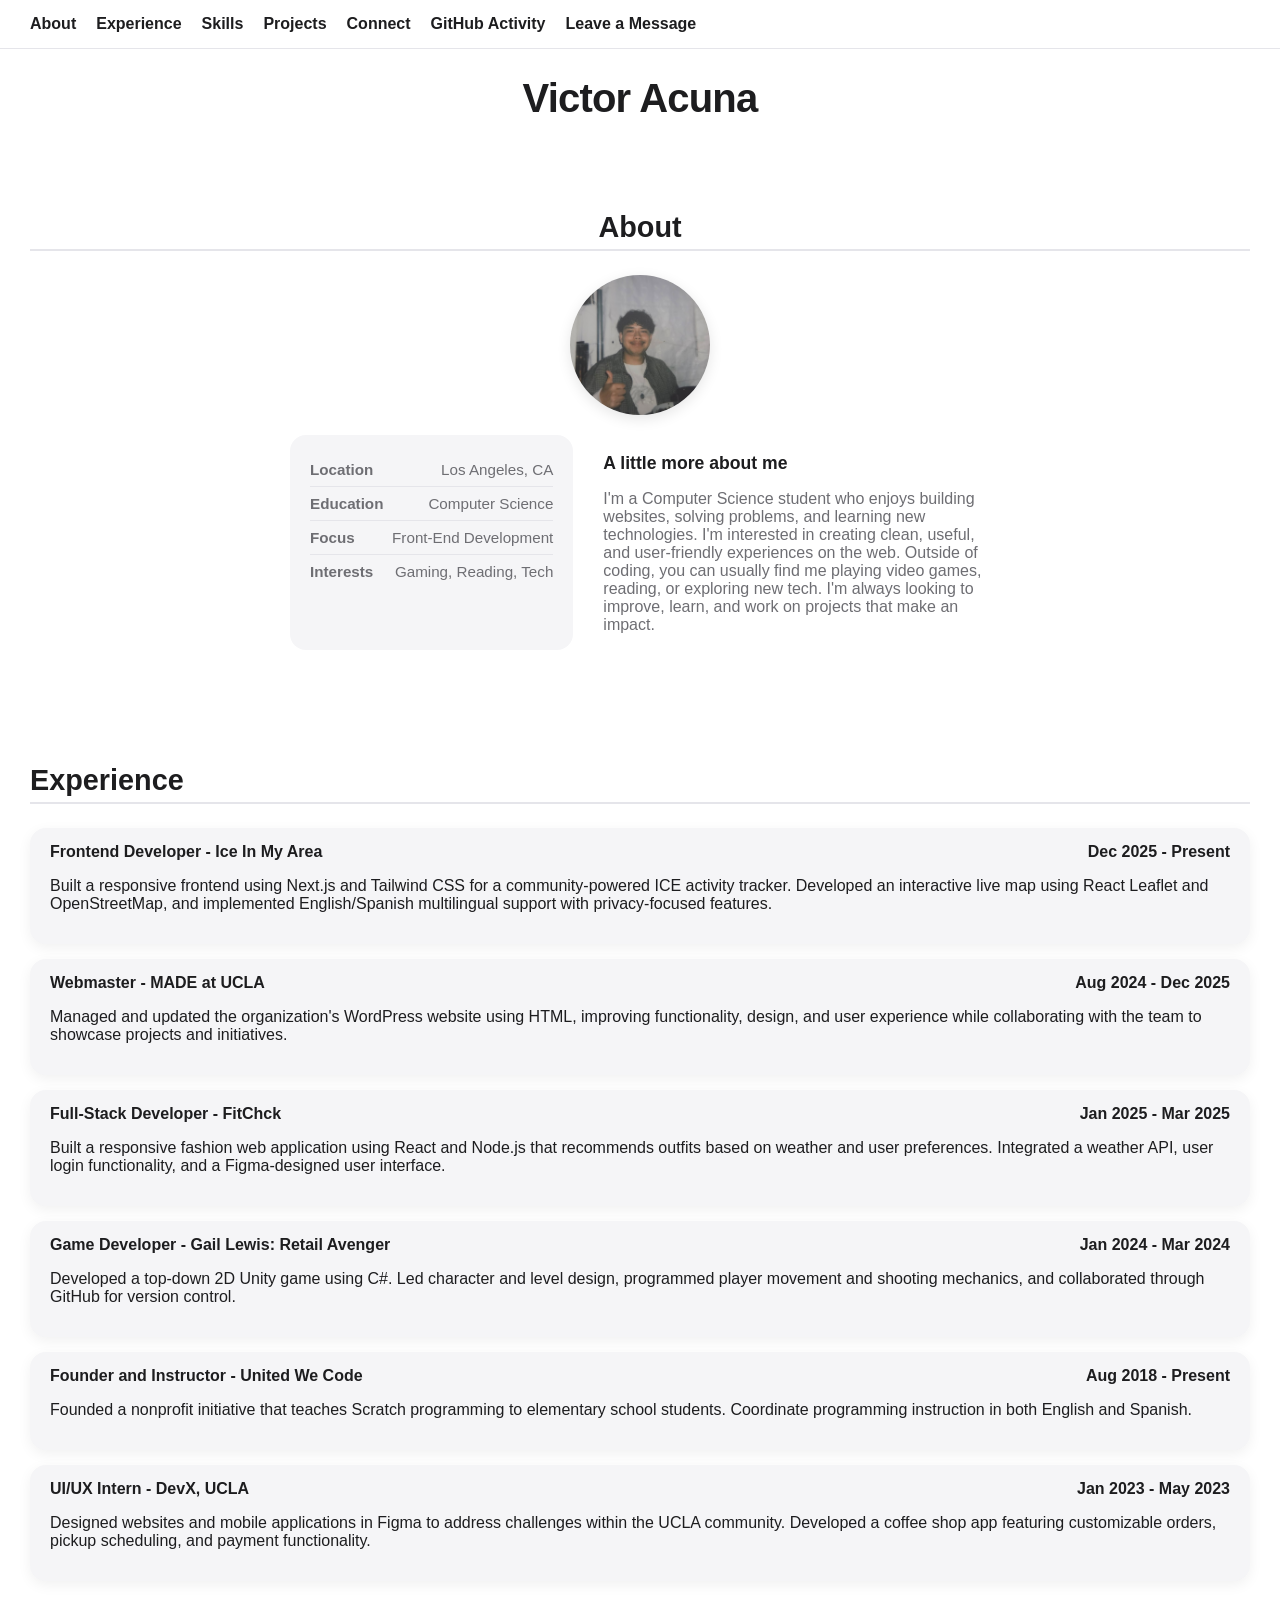
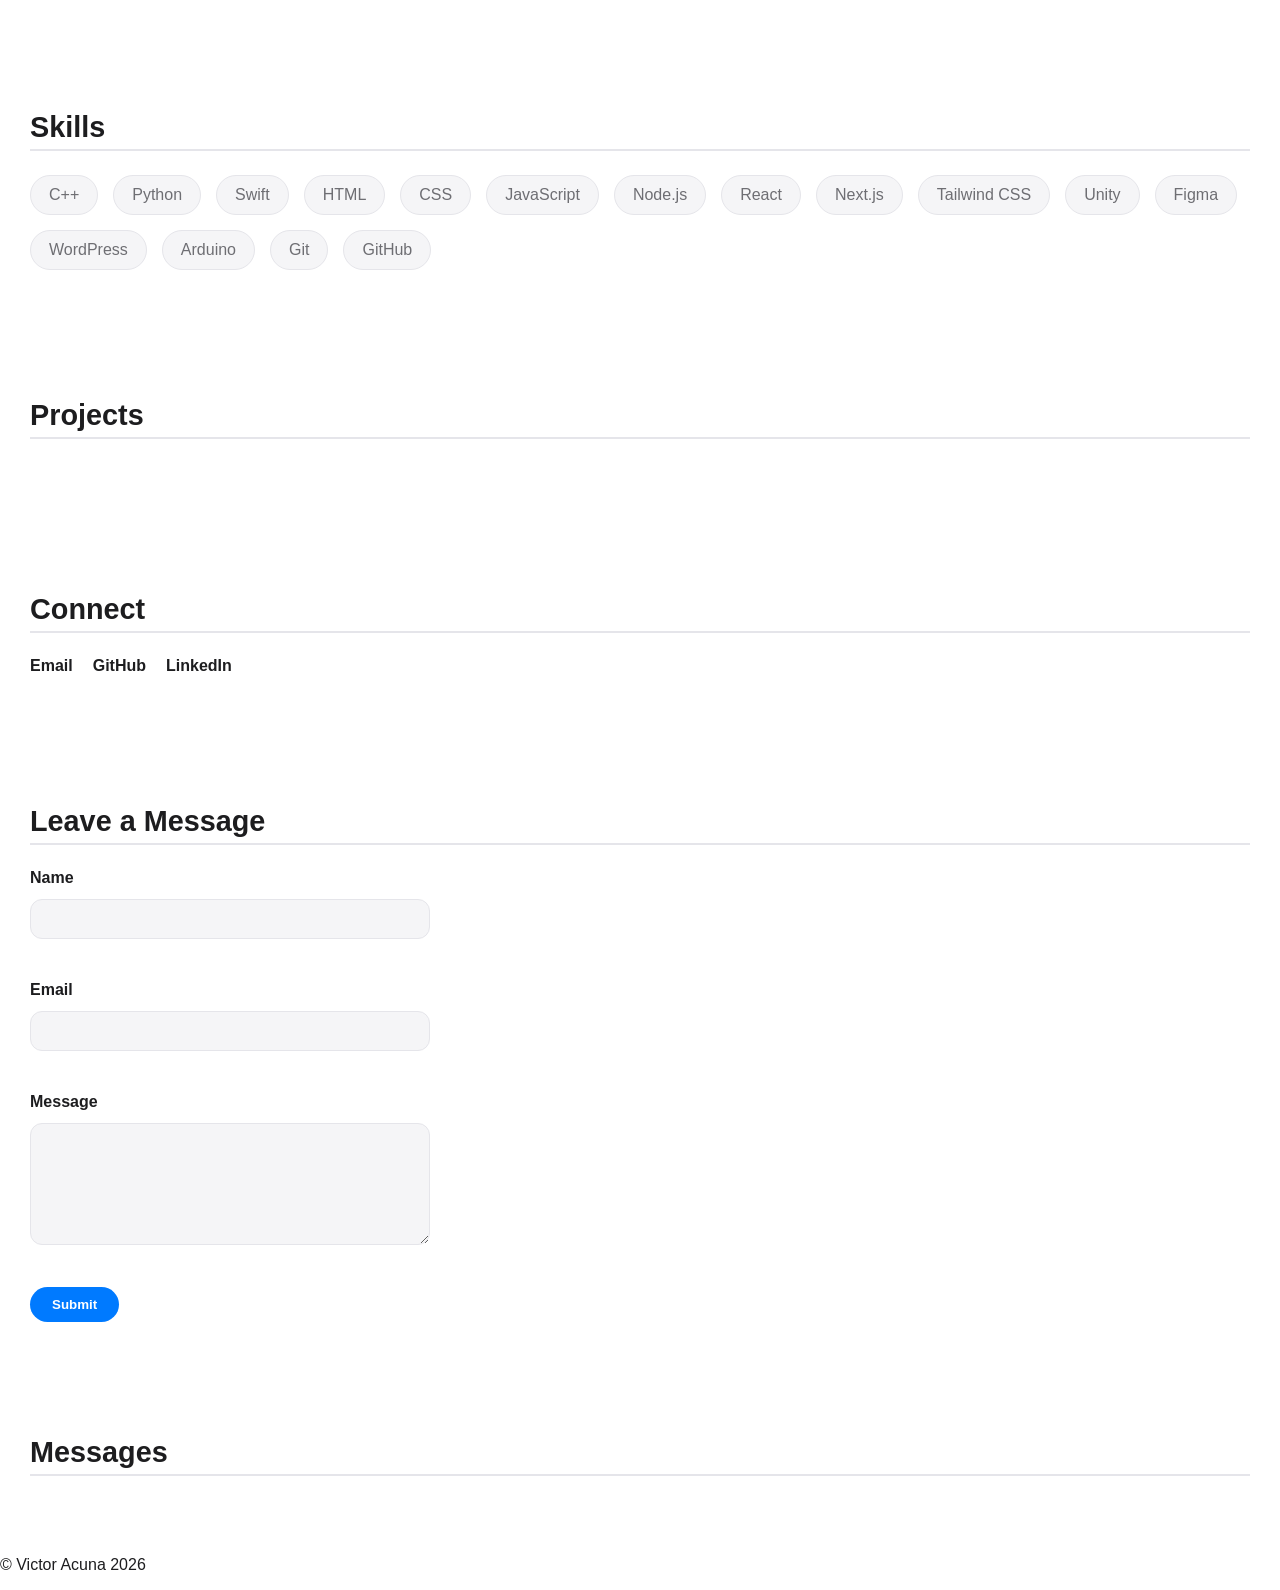
<file: index.html>
<!doctype html>
<html lang="en">
  <head>
    <meta charset="utf-8" />
    <meta name="viewport" content="width=device-width, initial-scale=1.0" />
    <meta name="description" content="Victor Acuna's portfolio page" />
    <title>Victor Acuna's Portfolio</title>
    <link rel="stylesheet" href="css/index.css" />
  </head>

  <body>
    <!-- Nav -->
    <nav>
      <a href="#about">About</a>
      <a href="#experience">Experience</a>
      <a href="#skills">Skills</a>
      <a href="#projects">Projects</a>
      <a href="#connect">Connect</a>
      <a href="open-api.html">GitHub Activity</a>
      <a href="#leave-a-message">Leave a Message</a>
    </nav>

    <h1>Victor Acuna</h1>

    <!-- About -->
    <section id="about">
      <h2>About</h2>
      <img src="images/profile.jpg" alt="Victor Acuna" class="profile-photo" />

      <div class="about-content">
        <ul class="about-details">
          <li><span>Location</span>Los Angeles, CA</li>
          <li><span>Education</span>Computer Science</li>
          <li><span>Focus</span>Front-End Development</li>
          <li><span>Interests</span>Gaming, Reading, Tech</li>
        </ul>

        <div class="about-text">
          <h3>A little more about me</h3>
          <p>
            I'm a Computer Science student who enjoys building websites, solving
            problems, and learning new technologies. I'm interested in creating
            clean, useful, and user-friendly experiences on the web. Outside of
            coding, you can usually find me playing video games, reading, or
            exploring new tech. I'm always looking to improve, learn, and work
            on projects that make an impact.
          </p>
        </div>
      </div>
    </section>

    <!-- Experience -->
    <section id="experience">
      <h2>Experience</h2>

      <ul>
        <li>
          <div class="job-header">
            <span>Frontend Developer - Ice In My Area</span>
            <span>Dec 2025 - Present</span>
          </div>
          <p>
            Built a responsive frontend using Next.js and Tailwind CSS for a
            community-powered ICE activity tracker. Developed an interactive
            live map using React Leaflet and OpenStreetMap, and implemented
            English/Spanish multilingual support with privacy-focused features.
          </p>
        </li>

        <li>
          <div class="job-header">
            <span>Webmaster - MADE at UCLA</span>
            <span>Aug 2024 - Dec 2025</span>
          </div>
          <p>
            Managed and updated the organization's WordPress website using HTML,
            improving functionality, design, and user experience while
            collaborating with the team to showcase projects and initiatives.
          </p>
        </li>

        <li>
          <div class="job-header">
            <span>Full-Stack Developer - FitChck</span>
            <span>Jan 2025 - Mar 2025</span>
          </div>
          <p>
            Built a responsive fashion web application using React and Node.js
            that recommends outfits based on weather and user preferences.
            Integrated a weather API, user login functionality, and a
            Figma-designed user interface.
          </p>
        </li>

        <li>
          <div class="job-header">
            <span>Game Developer - Gail Lewis: Retail Avenger</span>
            <span>Jan 2024 - Mar 2024</span>
          </div>
          <p>
            Developed a top-down 2D Unity game using C#. Led character and level
            design, programmed player movement and shooting mechanics, and
            collaborated through GitHub for version control.
          </p>
        </li>

        <li>
          <div class="job-header">
            <span>Founder and Instructor - United We Code</span>
            <span>Aug 2018 - Present</span>
          </div>
          <p>
            Founded a nonprofit initiative that teaches Scratch programming to
            elementary school students. Coordinate programming instruction in
            both English and Spanish.
          </p>
        </li>

        <li>
          <div class="job-header">
            <span>UI/UX Intern - DevX, UCLA</span>
            <span>Jan 2023 - May 2023</span>
          </div>
          <p>
            Designed websites and mobile applications in Figma to address
            challenges within the UCLA community. Developed a coffee shop app
            featuring customizable orders, pickup scheduling, and payment
            functionality.
          </p>
        </li>
      </ul>
    </section>

    <!-- Skills: populated by index.js -->
    <section id="skills">
      <h2>Skills</h2>
      <ul></ul>
    </section>

    <!-- Projects: populated via GitHub API in index.js -->
    <section id="projects">
      <h2>Projects</h2>
      <ul></ul>
    </section>

    <!-- Connect -->
    <section id="connect">
      <h2>Connect</h2>
      <ul>
        <li><a href="mailto:victoracuna89@g.ucla.edu">Email</a></li>
        <li><a href="https://github.com/VictorAcuna04">GitHub</a></li>
        <li>
          <a href="https://www.linkedin.com/in/victor-acuna/">LinkedIn</a>
        </li>
      </ul>
    </section>

    <!-- Leave a Message: form handled by index.js -->
    <section id="leave-a-message">
      <h2>Leave a Message</h2>
      <form name="leave_message">
        <label for="usersName">Name</label>
        <input type="text" name="usersName" id="usersName" required /><br />

        <label for="usersEmail">Email</label>
        <input type="email" name="usersEmail" id="usersEmail" required /><br />

        <label for="usersMessage">Message</label>
        <textarea name="usersMessage" id="usersMessage" required></textarea
        ><br />

        <button type="submit">Submit</button>
      </form>
    </section>

    <!-- Messages: populated by index.js on form submit -->
    <section id="messages">
      <h2>Messages</h2>
      <ul></ul>
    </section>

    <script src="js/index.js"></script>
  </body>
</html>
</file>
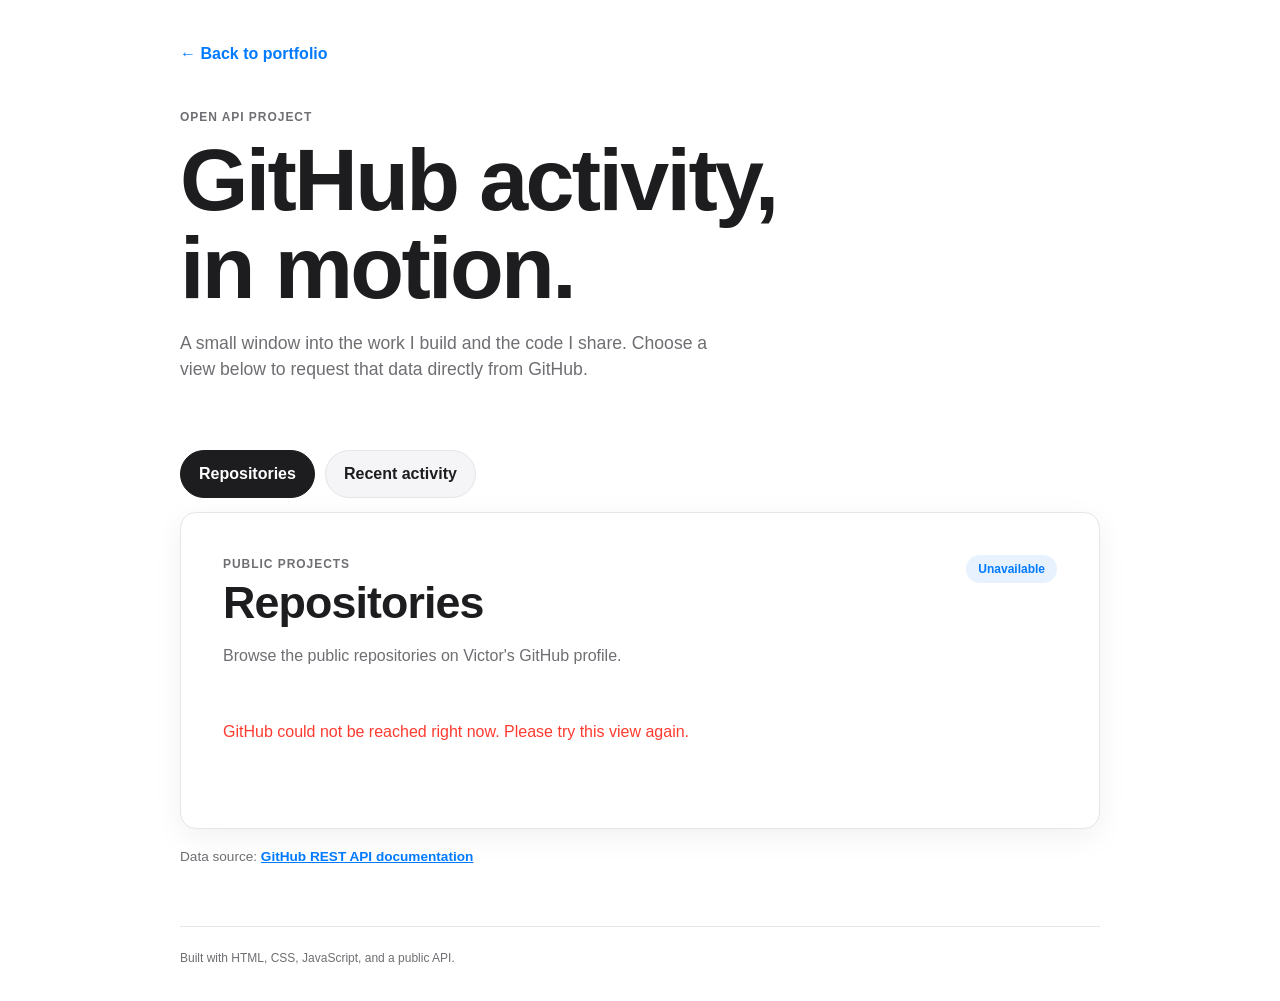
<file: open-api.html>
<!doctype html>
<html lang="en">
  <head>
    <meta charset="utf-8" />
    <meta name="viewport" content="width=device-width, initial-scale=1.0" />
    <meta
      name="description"
      content="Explore Victor Acuna's GitHub repositories and public activity."
    />
    <title>GitHub Activity | Victor Acuna</title>
    <link rel="stylesheet" href="css/open-api.css" />
  </head>

  <body>
    <header class="site-header">
      <a class="back-link" href="index.html">&larr; Back to portfolio</a>
      <p class="eyebrow">Open API project</p>
      <h1>GitHub activity, in motion.</h1>
      <p class="intro">
        A small window into the work I build and the code I share. Choose a view
        below to request that data directly from GitHub.
      </p>
    </header>

    <main>
      <nav class="view-nav" aria-label="GitHub data views">
        <button
          class="view-button active"
          type="button"
          data-view="repositories"
        >
          Repositories
        </button>
        <button class="view-button" type="button" data-view="activity">
          Recent activity
        </button>
      </nav>

      <section class="data-panel" aria-live="polite">
        <div class="panel-heading">
          <div>
            <p class="eyebrow" id="panel-kicker">Public projects</p>
            <h2 id="panel-title">Repositories</h2>
          </div>
          <span class="status" id="status">Ready to explore</span>
        </div>
        <p class="panel-description" id="panel-description">
          Browse the public repositories on Victor's GitHub profile.
        </p>
        <div id="results" class="results"></div>
      </section>

      <p class="source-note">
        Data source:
        <a
          href="https://docs.github.com/en/rest"
          target="_blank"
          rel="noreferrer"
        >
          GitHub REST API documentation
        </a>
      </p>
    </main>

    <footer>Built with HTML, CSS, JavaScript, and a public API.</footer>
    <script src="js/open-api.js"></script>
  </body>
</html>
</file>
<file: css/index.css>
:root {
  --background: #ffffff;
  --card-bg: #f5f5f7;
  --border: #e5e5ea;
  --text-primary: #1d1d1f;
  --text-secondary: #6e6e73;
  --accent: #007aff;
}

body {
  background: var(--background);
  color: var(--text-primary);
  font-family: -apple-system, BlinkMacSystemFont, "Segoe UI", sans-serif;
  margin: 0;
  padding: 0;
}

nav {
  display: flex;
  flex-wrap: wrap;
  gap: 20px;
  padding: 15px 30px;
  background: rgba(255, 255, 255, 0.8);
  backdrop-filter: blur(10px);
  border-bottom: 1px solid var(--border);
  position: sticky;
  top: 0;
}

nav a {
  color: var(--text-primary);
  text-decoration: none;
  font-weight: 600;
}

nav a:hover {
  color: var(--accent);
}

section {
  padding: 40px 30px;
  margin-bottom: 10px;
}

h1 {
  font-size: 2.5rem;
  font-weight: 700;
  color: var(--text-primary);
  text-align: center;
  letter-spacing: -0.02em;
}

h2 {
  font-size: 1.8rem;
  font-weight: 600;
  color: var(--text-primary);
  border-bottom: 2px solid var(--border);
  padding-bottom: 5px;
}

#about {
  text-align: center;
  color: var(--text-secondary);
}

.profile-photo {
  width: 140px;
  height: 140px;
  border-radius: 50%;
  object-fit: cover;
  margin: 0 auto 16px;
  display: block;
  box-shadow: 0 4px 14px rgba(0, 0, 0, 0.1);
}

/* About: two-column details + bio */
.about-content {
  display: flex;
  flex-wrap: wrap;
  gap: 30px;
  max-width: 700px;
  margin: 20px auto 0;
  text-align: left;
}

.about-details {
  list-style: none;
  padding: 0;
  margin: 0;
  flex: 1 1 200px;
  background-color: var(--card-bg);
  border-radius: 16px;
  padding: 18px 20px;
}

.about-details li {
  display: flex;
  justify-content: space-between;
  padding: 8px 0;
  border-bottom: 1px solid var(--border);
  font-size: 0.95rem;
}

.about-details li:last-child {
  border-bottom: none;
}

.about-details li span {
  color: var(--text-secondary);
  font-weight: 600;
}

.about-text {
  flex: 2 1 300px;
}

.about-text h3 {
  font-size: 1.1rem;
  font-weight: 600;
  color: var(--text-primary);
  margin-bottom: 8px;
}

.about-text p {
  color: var(--text-secondary);
}

/* Experience: flexbox layout */
#experience ul {
  list-style: none;
  padding: 0;
}

#experience li {
  display: flex;
  flex-direction: column;
  background-color: var(--card-bg);
  border-radius: 16px;
  padding: 15px 20px;
  margin-bottom: 15px;
  box-shadow: 0 4px 14px rgba(0, 0, 0, 0.06);
}

.job-header {
  display: flex;
  justify-content: space-between;
  font-weight: 600;
  color: var(--text-primary);
}

/* Skills: flexbox layout */
#skills ul {
  display: flex;
  flex-wrap: wrap;
  gap: 15px;
  list-style: none;
  padding: 0;
}

#skills li {
  background-color: var(--card-bg);
  border: 1px solid var(--border);
  border-radius: 999px;
  padding: 10px 18px;
  color: var(--text-secondary);
  font-weight: 500;
}

/* Projects: flexbox layout */
#projects ul {
  display: flex;
  flex-wrap: wrap;
  gap: 15px;
  list-style: none;
  padding: 0;
}

#projects li {
  background-color: var(--card-bg);
  border-radius: 16px;
  padding: 14px 18px;
  box-shadow: 0 4px 14px rgba(0, 0, 0, 0.06);
}

/* Connect: flexbox layout */
#connect ul {
  display: flex;
  gap: 20px;
  list-style: none;
  padding: 0;
}

#connect a {
  color: var(--text-primary);
  text-decoration: none;
  font-weight: 600;
}

#connect a:hover {
  color: var(--accent);
}

/* Leave a Message: form styling */
#leave-a-message form {
  display: flex;
  flex-direction: column;
  gap: 12px;
  max-width: 400px;
}

#leave-a-message label {
  font-weight: 600;
  color: var(--text-primary);
}

#leave-a-message input,
#leave-a-message textarea {
  background-color: var(--card-bg);
  color: var(--text-primary);
  border: 1px solid var(--border);
  border-radius: 12px;
  padding: 10px 14px;
  font-family: inherit;
  font-size: 1rem;
}

#leave-a-message textarea {
  min-height: 100px;
  resize: vertical;
}

#leave-a-message button {
  align-self: flex-start;
  background: var(--accent);
  color: #fff;
  border: none;
  border-radius: 999px;
  padding: 10px 22px;
  font-weight: 600;
  cursor: pointer;
}

#leave-a-message button:hover {
  background: #005ecb;
}

/* Messages: list of submitted entries */
#messages ul {
  list-style: none;
  padding: 0;
}

#messages li {
  display: flex;
  align-items: center;
  gap: 12px;
  background-color: var(--card-bg);
  border-radius: 16px;
  padding: 12px 18px;
  margin-bottom: 10px;
}

#messages li a {
  color: var(--accent);
  font-weight: 600;
  text-decoration: none;
}

#messages li button {
  margin-left: auto;
  background-color: #e5e5ea;
  color: var(--text-primary);
  border: none;
  border-radius: 999px;
  padding: 6px 14px;
  cursor: pointer;
}

#messages li button:hover {
  background-color: #d1d1d6;
}

/* Mobile: larger touch targets on the message form */
@media (max-width: 600px) {
  #leave-a-message input,
  #leave-a-message textarea,
  #leave-a-message button {
    font-size: 1.1rem;
    padding: 12px;
  }
}
</file>
<file: css/open-api.css>
:root {
  --background: #ffffff;
  --card-bg: #f5f5f7;
  --border: #e5e5ea;
  --text-primary: #1d1d1f;
  --text-secondary: #6e6e73;
  --accent: #007aff;
}

* {
  box-sizing: border-box;
}

body {
  margin: 0;
  color: var(--text-primary);
  background: var(--background);
  font-family: -apple-system, BlinkMacSystemFont, "Segoe UI", sans-serif;
  line-height: 1.5;
}

.site-header,
main,
footer {
  width: min(920px, calc(100% - 40px));
  margin: 0 auto;
}

.site-header {
  padding: 42px 0 28px;
}

.back-link,
a {
  color: var(--accent);
  font-weight: 600;
}

.back-link {
  text-decoration: none;
}

.back-link:hover,
a:hover {
  color: var(--text-primary);
}

.eyebrow {
  margin: 42px 0 10px;
  color: var(--text-secondary);
  font-size: 0.75rem;
  letter-spacing: 0.08em;
  text-transform: uppercase;
  font-weight: 600;
}

h1,
h2,
p {
  margin-top: 0;
}

h1 {
  max-width: 650px;
  margin-bottom: 18px;
  font-size: clamp(2.6rem, 7vw, 5.5rem);
  line-height: 1;
  letter-spacing: -0.03em;
  font-weight: 700;
}

.intro {
  max-width: 560px;
  color: var(--text-secondary);
  font-size: 1.1rem;
}

/* View nav: switches between endpoints */
.view-nav {
  display: flex;
  gap: 10px;
  margin: 22px 0 14px;
}

.view-button {
  border: 1px solid var(--border);
  border-radius: 999px;
  padding: 11px 18px;
  color: var(--text-primary);
  background: var(--card-bg);
  font: inherit;
  font-weight: 600;
  cursor: pointer;
}

.view-button:hover,
.view-button:focus-visible {
  border-color: var(--accent);
}

.view-button.active {
  border-color: var(--text-primary);
  color: #fff;
  background: var(--text-primary);
}

.data-panel {
  min-height: 310px;
  padding: clamp(22px, 5vw, 42px);
  border: 1px solid var(--border);
  border-radius: 16px;
  background: #fff;
  box-shadow: 0 8px 30px rgba(0, 0, 0, 0.06);
}

.panel-heading {
  display: flex;
  align-items: flex-start;
  justify-content: space-between;
  gap: 20px;
}

.panel-heading .eyebrow {
  margin: 0 0 6px;
}

h2 {
  margin-bottom: 0;
  font-size: clamp(1.8rem, 4vw, 2.8rem);
  line-height: 1.05;
  letter-spacing: -0.02em;
  font-weight: 700;
}

.status {
  padding: 5px 12px;
  border-radius: 999px;
  color: var(--accent);
  background: #e8f2ff;
  font-size: 0.75rem;
  font-weight: 600;
  white-space: nowrap;
}

.panel-description {
  max-width: 560px;
  margin: 18px 0 26px;
  color: var(--text-secondary);
}

.results {
  display: grid;
  grid-template-columns: repeat(auto-fit, minmax(210px, 1fr));
  gap: 12px;
}

.result-card {
  display: flex;
  min-height: 150px;
  flex-direction: column;
  justify-content: space-between;
  padding: 17px;
  border: 1px solid var(--border);
  border-radius: 14px;
  background: var(--card-bg);
}

.result-card h3 {
  margin: 0 0 7px;
  font-size: 1.05rem;
}

.result-card p {
  margin-bottom: 14px;
  color: var(--text-secondary);
  font-size: 0.9rem;
}

.card-meta {
  display: flex;
  justify-content: space-between;
  gap: 8px;
  color: var(--text-secondary);
  font-size: 0.72rem;
  font-weight: 600;
}

.loading,
.error {
  padding: 26px 0;
  color: var(--text-secondary);
}

.error {
  color: #ff3b30;
}

.source-note {
  margin: 18px 0 58px;
  color: var(--text-secondary);
  font-size: 0.85rem;
}

footer {
  padding: 22px 0 34px;
  border-top: 1px solid var(--border);
  color: var(--text-secondary);
  font-size: 0.75rem;
}

@media (max-width: 560px) {
  .site-header,
  main,
  footer {
    width: min(100% - 28px, 920px);
  }

  .site-header {
    padding-top: 28px;
  }

  .eyebrow {
    margin-top: 32px;
  }

  .panel-heading {
    display: block;
  }

  .status {
    display: inline-block;
    margin-top: 14px;
  }

  .view-nav {
    overflow-x: auto;
  }

  .view-button {
    flex: 0 0 auto;
  }
}
</file>
